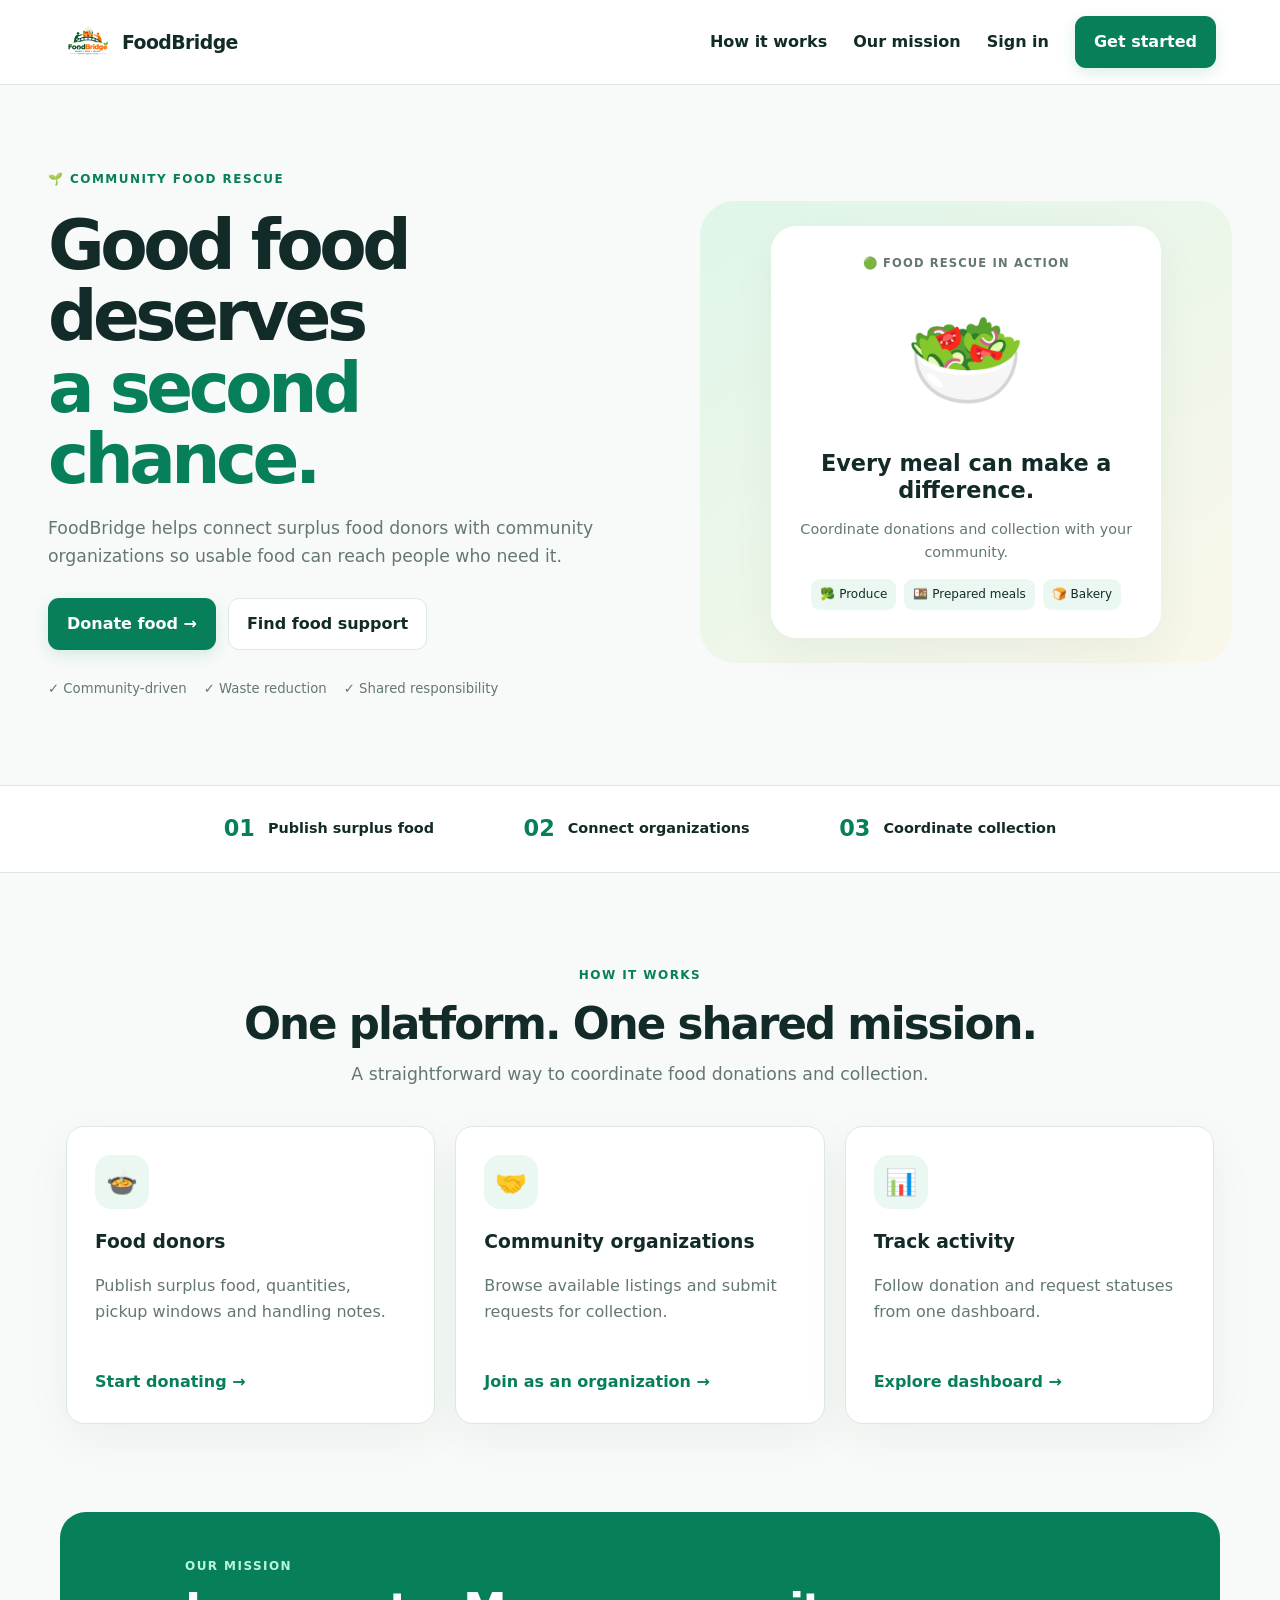
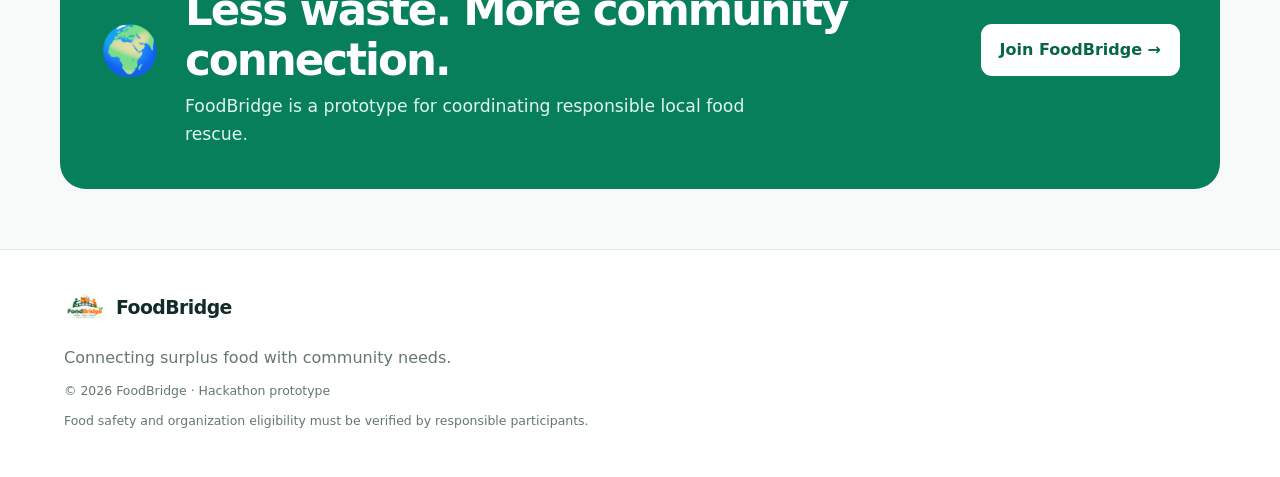
<file: index.html>
<!doctype html>
<html lang="en">
<head>
    <meta charset="utf-8">
    <meta name="viewport" content="width=device-width, initial-scale=1">

    <meta name="description" content="FoodBridge connects surplus food donors with community organizations.">

    <title>FoodBridge | Together Against Hunger</title>

    <!-- Website Logo / Favicon -->
    <link rel="icon" type="image/png" href="images/foodbridge-logo.png">
    <link rel="apple-touch-icon" href="images/foodbridge-logo.png">

    <!-- Facebook / WhatsApp Sharing Preview -->
    <meta property="og:title" content="FoodBridge | Together Against Hunger">
    <meta property="og:description" content="Donate • Share • Nourish. Join FoodBridge to help reduce food waste and fight hunger.">
    <meta property="og:image" content="https://YOUR-DOMAIN/images/foodbridge-logo.png">
    <meta property="og:url" content="https://YOUR-DOMAIN/">
    <meta property="og:type" content="website">

    <!-- Twitter Sharing Preview -->
    <meta name="twitter:card" content="summary_large_image">
    <meta name="twitter:title" content="FoodBridge | Together Against Hunger">
    <meta name="twitter:description" content="Donate • Share • Nourish. Together Against Hunger.">
    <meta name="twitter:image" content="https://YOUR-DOMAIN/images/foodbridge-logo.png">

    <!-- CSS -->
    <link rel="stylesheet" href="css/style.css">

    <!-- Logo Styling -->
    <style>
        .brand {
            display: inline-flex;
            align-items: center;
            text-decoration: none;
            gap: 10px;
        }

        .brand-logo {
            width: 48px;
            height: 48px;
            object-fit: contain;
            border-radius: 8px;
        }

        .footer .brand-logo {
            width: 42px;
            height: 42px;
        }
    </style>
</head>

<body>

<!-- NAVBAR -->
<header class="navbar">

    <a class="brand" href="index.html">
        <img
            src="images/foodbridge-logo.png"
            alt="FoodBridge Logo"
            class="brand-logo"
        >
        <span>FoodBridge</span>
    </a>

    <button class="menu-toggle" id="menuToggle" aria-label="Toggle menu">
        ☰
    </button>

    <nav class="nav-links" id="navLinks">
        <a href="#how">How it works</a>
        <a href="#mission">Our mission</a>
        <a href="login.html">Sign in</a>
        <a class="btn btn-primary" href="login.html">Get started</a>
    </nav>

</header>


<main>

    <!-- HERO SECTION -->
    <section class="hero">

        <div class="hero-content">

            <span class="eyebrow">🌱 COMMUNITY FOOD RESCUE</span>

            <h1>
                Good food deserves<br>
                <span class="text-accent">a second chance.</span>
            </h1>

            <p>
                FoodBridge helps connect surplus food donors with
                community organizations so usable food can reach
                people who need it.
            </p>

            <div class="hero-actions">
                <a class="btn btn-primary" href="login.html?role=donor">
                    Donate food →
                </a>

                <a class="btn btn-outline" href="login.html?role=trust">
                    Find food support
                </a>
            </div>

            <div class="trust-note">
                <span>✓ Community-driven</span>
                <span>✓ Waste reduction</span>
                <span>✓ Shared responsibility</span>
            </div>

        </div>


        <div class="hero-visual">

            <div class="visual-card">

                <div class="visual-top">
                    🟢 FOOD RESCUE IN ACTION
                </div>

                <div class="food-illustration">🥗</div>

                <h3>Every meal can make a difference.</h3>

                <p>
                    Coordinate donations and collection with your community.
                </p>

                <div class="visual-tags">
                    <span>🥦 Produce</span>
                    <span>🍱 Prepared meals</span>
                    <span>🍞 Bakery</span>
                </div>

            </div>

        </div>

    </section>


    <!-- IMPACT STRIP -->
    <section class="impact-strip">

        <div>
            <strong>01</strong>
            <span>Publish surplus food</span>
        </div>

        <div>
            <strong>02</strong>
            <span>Connect organizations</span>
        </div>

        <div>
            <strong>03</strong>
            <span>Coordinate collection</span>
        </div>

    </section>


    <!-- HOW IT WORKS -->
    <section class="section" id="how">

        <div class="section-heading">

            <span class="eyebrow">HOW IT WORKS</span>

            <h2>One platform. One shared mission.</h2>

            <p>
                A straightforward way to coordinate food donations and collection.
            </p>

        </div>


        <div class="feature-grid">

            <article class="feature-card">

                <div class="feature-icon">🍲</div>

                <h3>Food donors</h3>

                <p>
                    Publish surplus food, quantities, pickup windows
                    and handling notes.
                </p>

                <a href="login.html?role=donor">
                    Start donating →
                </a>

            </article>


            <article class="feature-card">

                <div class="feature-icon">🤝</div>

                <h3>Community organizations</h3>

                <p>
                    Browse available listings and submit requests
                    for collection.
                </p>

                <a href="login.html?role=trust">
                    Join as an organization →
                </a>

            </article>


            <article class="feature-card">

                <div class="feature-icon">📊</div>

                <h3>Track activity</h3>

                <p>
                    Follow donation and request statuses
                    from one dashboard.
                </p>

                <a href="login.html">
                    Explore dashboard →
                </a>

            </article>

        </div>

    </section>


    <!-- MISSION SECTION -->
    <section class="mission-section" id="mission">

        <div class="mission-symbol">🌍</div>

        <div>

            <span class="eyebrow">OUR MISSION</span>

            <h2>Less waste. More community connection.</h2>

            <p>
                FoodBridge is a prototype for coordinating
                responsible local food rescue.
            </p>

        </div>

        <a class="btn btn-light" href="login.html">
            Join FoodBridge →
        </a>

    </section>

</main>


<!-- FOOTER -->
<footer class="footer">

    <a class="brand" href="index.html">

        <img
            src="images/foodbridge-logo.png"
            alt="FoodBridge Logo"
            class="brand-logo"
        >

        <span>FoodBridge</span>

    </a>

    <p>Connecting surplus food with community needs.</p>

    <p class="footer-small">
        © <span id="year"></span> FoodBridge · Hackathon prototype
    </p>

    <p class="footer-small">
        Food safety and organization eligibility must be verified
        by responsible participants.
    </p>

</footer>


<!-- JAVASCRIPT -->
<script>

    // Current year
    document.getElementById('year').textContent =
        new Date().getFullYear();

    // Mobile navigation
    const t = document.getElementById('menuToggle');
    const n = document.getElementById('navLinks');

    t.addEventListener('click', () => {
        n.classList.toggle('nav-open');
    });

</script>

</body>
</html>
</file>
<file: css/style.css>
:root {
    --ink: #132b28;
    --muted: #647773;
    --green: #087f5b;
    --green-dark: #066649;
    --mint: #eaf8f1;
    --line: #dce8e2;
    --paper: #f7faf8;
    --white: #fff;
    --orange: #f2ad50;
    --radius: 18px;
    --shadow: 0 14px 45px #173d2d0d;
}

* {
    box-sizing: border-box;
}

html {
    scroll-behavior: smooth;
}

body {
    margin: 0;
    background: var(--paper);
    color: var(--ink);
    font-family: Inter, ui-sans-serif, system-ui, -apple-system, "Segoe UI", sans-serif;
    line-height: 1.6;
}

a {
    color: var(--green);
    text-decoration: none;
}

button, input, select, textarea {
    font: inherit;
}

button, a {
    touch-action: manipulation;
}

/* NAVIGATION */

.navbar, .app-header {
    min-height: 76px;
    padding: 16px clamp(20px, 5vw, 76px);
    display: flex;
    align-items: center;
    justify-content: space-between;
    gap: 20px;
    background: #ffffffed;
    border-bottom: 1px solid var(--line);
}

.brand {
    display: inline-flex;
    align-items: center;
    gap: 10px;
    font-size: 1.18rem;
    font-weight: 850;
    color: var(--ink);
    letter-spacing: -.03em;
}

.brand-icon {
    display: grid;
    place-items: center;
    width: 38px;
    height: 38px;
    border-radius: 12px;
    background: var(--green);
    color: white;
    font-size: .9rem;
    letter-spacing: -.04em;
}

.nav-links {
    display: flex;
    align-items: center;
    gap: 26px;
}

.nav-links > a:not(.btn) {
    color: var(--ink);
    font-weight: 650;
}

.menu-toggle {
    display: none;
    border: 0;
    background: transparent;
    font-size: 1.5rem;
}

/* BUTTONS */

.btn {
    display: inline-flex;
    justify-content: center;
    align-items: center;
    gap: 8px;
    border: 1px solid transparent;
    border-radius: 11px;
    padding: 12px 18px;
    font-weight: 750;
    cursor: pointer;
    transition: .18s ease;
}

.btn:hover {
    transform: translateY(-1px);
}

.btn-primary {
    background: var(--green);
    color: white;
    box-shadow: 0 5px 15px #087f5b22;
}

.btn-primary:hover {
    background: var(--green-dark);
}

.btn-outline {
    border-color: var(--line);
    background: white;
    color: var(--ink);
}

.btn-light {
    background: white;
    color: var(--green-dark);
}

.btn-small {
    padding: 8px 12px;
    font-size: .9rem;
}

.full-width {
    width: 100%;
}

/* HERO */

.hero {
    max-width: 1240px;
    margin: auto;
    padding: 80px 28px 86px;
    display: grid;
    grid-template-columns: 1.05fr .95fr;
    align-items: center;
    gap: 65px;
}

.eyebrow {
    display: inline-block;
    color: var(--green);
    font-size: .75rem;
    letter-spacing: .12em;
    font-weight: 850;
}

.hero h1 {
    font-size: clamp(2.8rem, 5.4vw, 5rem);
    line-height: 1.03;
    letter-spacing: -.065em;
    margin: 20px 0;
}

.text-accent {
    color: var(--green);
}

.hero-content > p,
.section-heading > p,
.mission-section p {
    max-width: 590px;
    color: var(--muted);
    font-size: 1.08rem;
}

.hero-actions {
    display: flex;
    gap: 12px;
    flex-wrap: wrap;
    margin: 28px 0;
}

.trust-note {
    display: flex;
    gap: 17px;
    flex-wrap: wrap;
    color: var(--muted);
    font-size: .83rem;
}

.hero-visual {
    position: relative;
    padding: 25px;
    background: linear-gradient(145deg, #dff6e9, #f9f7e9);
    border-radius: 35px;
    min-height: 360px;
    display: grid;
    place-items: center;
}

.visual-card {
    width: min(100%, 390px);
    padding: 27px;
    background: white;
    border: 1px solid #ffffff;
    border-radius: 25px;
    box-shadow: var(--shadow);
    text-align: center;
}

.visual-top {
    font-size: .72rem;
    letter-spacing: .1em;
    color: var(--muted);
    font-weight: 800;
}

.food-illustration {
    font-size: 6rem;
    margin: 12px;
}

.visual-card h3 {
    font-size: 1.4rem;
    line-height: 1.2;
    margin: 0 0 8px;
}

.visual-card p {
    color: var(--muted);
    font-size: .9rem;
}

.visual-tags {
    display: flex;
    flex-wrap: wrap;
    justify-content: center;
    gap: 8px;
}

.visual-tags span {
    background: var(--mint);
    padding: 6px 9px;
    border-radius: 9px;
    font-size: .75rem;
}

/* IMPACT */

.impact-strip {
    display: flex;
    justify-content: center;
    gap: clamp(20px, 7vw, 90px);
    padding: 25px;
    background: white;
    border-block: 1px solid var(--line);
}

.impact-strip div {
    display: flex;
    align-items: center;
    gap: 13px;
}

.impact-strip strong {
    font-size: 1.4rem;
    color: var(--green);
}

.impact-strip span {
    font-size: .9rem;
    font-weight: 700;
}

/* SECTIONS */

.section {
    max-width: 1200px;
    margin: auto;
    padding: 88px 26px;
}

.section-heading {
    text-align: center;
    margin: 0 auto 38px;
}

.section-heading h2,
.mission-section h2,
.final-cta h2 {
    font-size: clamp(1.9rem, 3.4vw, 3rem);
    line-height: 1.15;
    letter-spacing: -.045em;
    margin: 12px 0;
}

.section-heading p {
    margin: 0 auto;
}

.feature-grid {
    display: grid;
    grid-template-columns: repeat(3, 1fr);
    gap: 20px;
}

.feature-card,
.panel,
.auth-card,
.stat-card {
    background: white;
    border: 1px solid var(--line);
    border-radius: var(--radius);
    box-shadow: var(--shadow);
}

.feature-card {
    padding: 28px;
}

.feature-icon {
    width: 54px;
    height: 54px;
    border-radius: 16px;
    background: var(--mint);
    display: grid;
    place-items: center;
    font-size: 1.6rem;
}

.feature-card h3 {
    margin: 18px 0 8px;
}

.feature-card p {
    color: var(--muted);
    min-height: 80px;
}

.feature-card a {
    font-weight: 800;
}

/* MISSION */

.mission-section {
    max-width: 1160px;
    margin: 0 auto 60px;
    padding: 40px;
    display: flex;
    align-items: center;
    gap: 25px;
    background: var(--green);
    color: white;
    border-radius: 26px;
}

.mission-section .eyebrow {
    color: #b9f5d9;
}

.mission-section h2 {
    margin: 8px 0;
}

.mission-section p {
    color: #e1f5eb;
    margin: 0;
}

.mission-symbol {
    font-size: 3rem;
}

.mission-section .btn {
    margin-left: auto;
    white-space: nowrap;
}

/* FINAL CTA */

.final-cta {
    text-align: center;
    padding-top: 30px;
    padding-bottom: 80px;
}

.final-cta p {
    color: var(--muted);
}

/* FOOTER */

.footer {
    padding: 36px clamp(20px, 5vw, 76px);
    background: white;
    border-top: 1px solid var(--line);
}

.footer > p {
    color: var(--muted);
    margin: 10px 0;
}

.footer-small {
    font-size: .78rem;
}

/* AUTHENTICATION */

.auth-page {
    min-height: 100vh;
    background: linear-gradient(135deg, #e8f7ef, #f8faf8);
}

.auth-wrap {
    min-height: calc(100vh - 76px);
    display: grid;
    place-items: center;
    padding: 35px 18px;
}

.auth-card {
    width: min(100%, 470px);
    padding: 34px;
}

.auth-mark {
    font-size: 2.2rem;
}

.auth-card h1 {
    margin: 8px 0;
    font-size: 2rem;
    letter-spacing: -.04em;
}

.auth-card > p {
    color: var(--muted);
}

form label {
    display: block;
    margin: 15px 0 6px;
    font-size: .88rem;
    font-weight: 750;
}

input, select, textarea {
    display: block;
    width: 100%;
    margin-top: 7px;
    padding: 12px 13px;
    border: 1px solid #d3e0d9;
    border-radius: 10px;
    background: white;
    color: var(--ink);
    outline: none;
}

input:focus,
select:focus,
textarea:focus {
    border-color: var(--green);
    box-shadow: 0 0 0 3px #087f5b16;
}

form button[type=submit] {
    margin-top: 18px;
}

/* PASSWORD SHOW / HIDE */

.password-wrapper {
    position: relative;
    display: flex;
    align-items: center;
    width: 100%;
}

.password-wrapper input {
    width: 100%;
    padding-right: 48px;
}

.password-toggle {
    position: absolute;
    right: 10px;
    top: 50%;
    transform: translateY(-50%);
    display: grid;
    place-items: center;
    width: 36px;
    height: 36px;
    margin: 0;
    padding: 0;
    border: none;
    background: transparent;
    color: var(--muted);
    font-size: 19px;
    cursor: pointer;
    border-radius: 8px;
}

.password-toggle:hover {
    background: var(--mint);
    color: var(--green-dark);
}

.password-toggle:focus-visible {
    outline: 2px solid var(--green);
    outline-offset: 2px;
}

/* FORGOT PASSWORD */

.forgot-password {
    display: flex;
    justify-content: flex-end;
    margin-top: -8px;
    margin-bottom: 20px;
}

.forgot-password button {
    border: none;
    background: transparent;
    color: var(--green);
    font-size: 14px;
    font-weight: 600;
    cursor: pointer;
    padding: 5px 0;
}

.forgot-password button:hover {
    text-decoration: underline;
}

/* AUTH SWITCH */

.auth-switch {
    text-align: center;
    font-size: .9rem;
}

.text-button {
    border: 0;
    background: transparent;
    color: var(--green);
    font-weight: 800;
    cursor: pointer;
}

.fine-print {
    font-size: .78rem;
    color: var(--muted);
    line-height: 1.5;
}

/* MESSAGES */

.message {
    padding: 12px 14px;
    margin: 14px 0;
    border-radius: 10px;
    background: #eaf8f1;
    color: #145b42;
    border: 1px solid #ccebdd;
}

.message.error {
    background: #fff0ee;
    color: #a02d21;
    border-color: #f4c9c3;
}

.hidden {
    display: none !important;
}

/* APPLICATION HEADER */

.app-header {
    padding: 12px 26px;
    min-height: 68px;
}

.header-user {
    display: flex;
    align-items: center;
    gap: 14px;
    color: var(--muted);
    font-size: .9rem;
}

/* APPLICATION LAYOUT */

.app-layout {
    display: grid;
    grid-template-columns: 235px minmax(0, 1fr);
    min-height: calc(100vh - 68px);
}

.sidebar {
    padding: 25px 14px;
    background: white;
    border-right: 1px solid var(--line);
}

.sidebar-label {
    display: block;
    padding: 0 12px 12px;
    font-size: .7rem;
    letter-spacing: .12em;
    color: #91a19a;
    font-weight: 850;
}

.side-link {
    display: block;
    padding: 11px 12px;
    border-radius: 10px;
    color: #4c625b;
    font-weight: 700;
    font-size: .92rem;
    margin: 3px 0;
}

.side-link:hover,
.side-link.active {
    background: var(--mint);
    color: var(--green-dark);
}

.sidebar-note {
    margin: 35px 5px 0;
    padding: 15px;
    background: #f4f8f5;
    border-radius: 12px;
    font-size: .85rem;
}

.sidebar-note p {
    color: var(--muted);
    margin-bottom: 0;
}

/* MAIN CONTENT */

.app-main {
    min-width: 0;
    padding: 32px clamp(18px, 3vw, 42px) 60px;
}

.narrow-main {
    max-width: 1100px;
    width: 100%;
}

.page-heading {
    display: flex;
    align-items: center;
    justify-content: space-between;
    gap: 20px;
    margin-bottom: 25px;
}

.page-heading h1 {
    font-size: clamp(1.8rem, 3vw, 2.5rem);
    letter-spacing: -.05em;
    margin: 5px 0;
}

.page-heading p {
    color: var(--muted);
    margin: 0;
}

/* STATISTICS */

.stats-grid {
    display: grid;
    grid-template-columns: repeat(3, minmax(0, 1fr));
    gap: 16px;
    margin-bottom: 22px;
}

.stat-card {
    padding: 21px;
}

.stat-card span,
.stat-card small {
    display: block;
    color: var(--muted);
    font-size: .85rem;
}

.stat-card strong {
    display: block;
    font-size: 2.1rem;
    letter-spacing: -.05em;
    margin: 7px 0;
}

/* PANELS */

.panel {
    padding: 22px;
    margin-bottom: 22px;
    min-width: 0;
}

.panel-heading {
    display: flex;
    justify-content: space-between;
    align-items: center;
    gap: 15px;
    margin-bottom: 17px;
}

.panel-heading h2 {
    margin: 0;
    font-size: 1.15rem;
}

.panel-heading p {
    margin: 4px 0 0;
    color: var(--muted);
    font-size: .85rem;
}

/* TABLES */

.table-wrap {
    width: 100%;
    overflow: auto;
}

table {
    border-collapse: collapse;
    width: 100%;
    font-size: .88rem;
    text-align: left;
}

th, td {
    padding: 13px 12px;
    border-bottom: 1px solid #edf2ef;
    white-space: nowrap;
}

th {
    color: var(--muted);
    font-size: .75rem;
    text-transform: uppercase;
    letter-spacing: .06em;
}

td {
    max-width: 270px;
}

td select {
    min-width: 130px;
    margin: 0;
}

/* BADGES */

.badge {
    display: inline-block;
    padding: 5px 9px;
    border-radius: 100px;
    background: var(--mint);
    color: var(--green-dark);
    font-size: .76rem;
    font-weight: 800;
}

.badge.pending {
    background: #fff4df;
    color: #87520a;
}

.badge.matched {
    background: #e9efff;
    color: #284c9b;
}

/* FORMS */

.form-grid {
    display: grid;
    grid-template-columns: repeat(2, minmax(0, 1fr));
    gap: 6px 18px;
}

.form-grid label {
    margin: 5px 0;
}

.span-2 {
    grid-column: span 2;
}

/* COLUMNS AND LISTINGS */

.two-column {
    display: grid;
    grid-template-columns: repeat(2, minmax(0, 1fr));
    gap: 20px;
    align-items: start;
}

.listing-stack {
    display: grid;
    gap: 12px;
}

.listing-card {
    padding: 15px;
    border: 1px solid var(--line);
    border-radius: 13px;
}

.listing-card h3 {
    margin: 0 0 5px;
    font-size: 1rem;
}

.listing-card p {
    margin: 5px 0;
    color: var(--muted);
    font-size: .86rem;
    overflow-wrap: anywhere;
}

.listing-card .btn {
    margin-top: 10px;
}

.empty-state {
    padding: 22px;
    text-align: center;
    color: var(--muted);
    background: #f7faf8;
    border-radius: 12px;
    font-size: .9rem;
}

/* TABLET RESPONSIVE */

@media (max-width: 900px) {
    .hero {
        gap: 28px;
        padding-top: 55px;
    }

    .mission-section {
        margin-inline: 18px;
        flex-wrap: wrap;
    }

    .mission-section .btn {
        margin-left: 0;
    }

    .app-layout {
        grid-template-columns: 190px minmax(0, 1fr);
    }

    .feature-grid {
        gap: 12px;
    }

    .feature-card {
        padding: 20px;
    }
}

/* MOBILE RESPONSIVE */

@media (max-width: 700px) {
    .menu-toggle {
        display: block;
    }

    .nav-links {
        display: none;
        position: absolute;
        z-index: 5;
        top: 70px;
        left: 0;
        right: 0;
        padding: 20px;
        background: white;
        border-bottom: 1px solid var(--line);
        align-items: stretch;
        flex-direction: column;
        gap: 14px;
    }

    .nav-links.nav-open {
        display: flex;
    }

    .hero {
        grid-template-columns: 1fr;
        padding: 50px 22px;
        gap: 32px;
    }

    .hero-visual {
        min-height: 300px;
    }

    .impact-strip {
        align-items: flex-start;
        flex-direction: column;
        gap: 14px;
        padding: 22px;
    }

    .section {
        padding: 60px 20px;
    }

    .feature-grid {
        grid-template-columns: 1fr;
    }

    .feature-card p {
        min-height: 0;
    }

    .mission-section {
        padding: 25px;
        display: block;
    }

    .mission-section .btn {
        margin-top: 20px;
    }

    .app-layout {
        display: block;
    }

    .sidebar {
        display: flex;
        gap: 5px;
        overflow: auto;
        padding: 10px;
        border-right: 0;
        border-bottom: 1px solid var(--line);
    }

    .sidebar-label,
    .sidebar-note {
        display: none;
    }

    .side-link {
        white-space: nowrap;
        font-size: .8rem;
        padding: 9px;
    }

    .app-main {
        padding: 23px 14px 45px;
    }

    .page-heading {
        align-items: flex-start;
        flex-direction: column;
    }

    .stats-grid {
        grid-template-columns: 1fr;
    }

    .two-column {
        grid-template-columns: 1fr;
    }

    .auth-card {
        padding: 25px 21px;
    }

    .app-header {
        padding: 12px 15px;
    }

    .header-user {
        gap: 8px;
    }

    .header-user #userGreeting {
        max-width: 120px;
        overflow: hidden;
        text-overflow: ellipsis;
        white-space: nowrap;
    }

    .form-grid {
        grid-template-columns: 1fr;
    }

    .span-2 {
        grid-column: auto;
    }

    .panel {
        padding: 16px;
    }

    .panel-heading {
        align-items: flex-start;
        flex-direction: column;
    }
}
</file>
